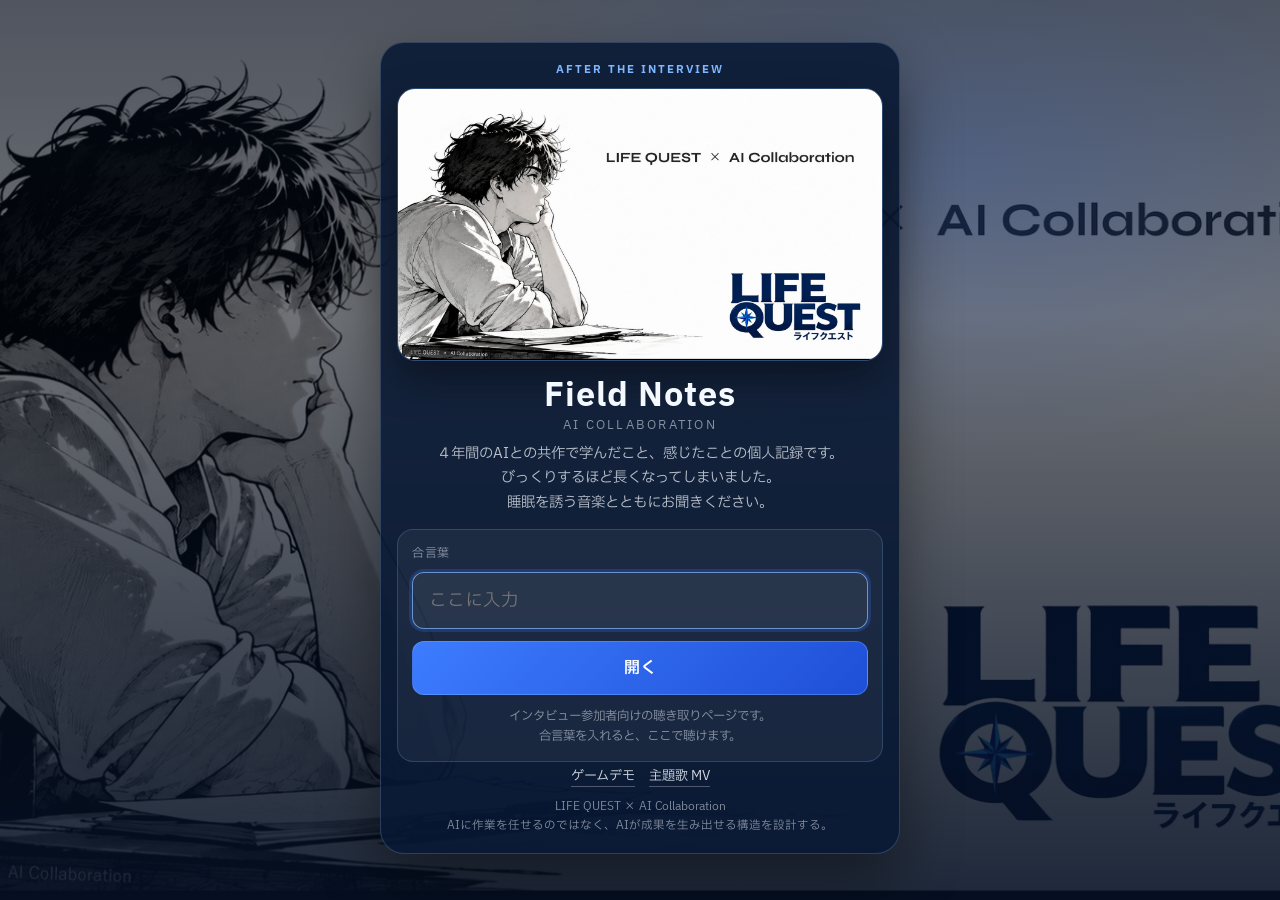
<file: notes.html>
<!DOCTYPE html>
<html lang="ja">
<head>
  <meta charset="UTF-8" />
  <meta name="viewport" content="width=device-width, initial-scale=1, viewport-fit=cover" />
  <meta name="theme-color" content="#0a1f44" />
  <meta name="apple-mobile-web-app-capable" content="yes" />
  <meta name="description" content="LIFE QUEST × AI Collaboration Field Notes" />
  <title>LIFE QUEST — Field Notes</title>
  <link rel="preconnect" href="https://fonts.googleapis.com" />
  <link rel="preconnect" href="https://fonts.gstatic.com" crossorigin />
  <link href="https://fonts.googleapis.com/css2?family=IBM+Plex+Sans+JP:wght@400;500;600;700&display=swap" rel="stylesheet" />
  <style>
    :root {
      --ink: #f4f8ff;
      --muted: rgba(244, 248, 255, 0.74);
      --soft: rgba(244, 248, 255, 0.52);
      --blue: #3d7cff;
      --blue-deep: #1e4fd6;
      --panel: rgba(8, 24, 52, 0.88);
      --line: rgba(180, 210, 255, 0.2);
      --accent: #7eb6ff;
      --danger: #ff8f9f;
    }
    * { box-sizing: border-box; }
    html, body { margin: 0; min-height: 100%; }
    body {
      min-height: 100dvh;
      color: var(--ink);
      font-family: "IBM Plex Sans JP", "Hiragino Sans", "Noto Sans JP", sans-serif;
      background: #061228;
      overflow-x: hidden;
    }
    .stage {
      position: relative;
      min-height: 100dvh;
      display: grid;
      place-items: center;
      padding: max(16px, env(safe-area-inset-top)) 16px max(20px, env(safe-area-inset-bottom));
    }
    .bg { position: fixed; inset: 0; z-index: 0; pointer-events: none; }
    .bg-photo {
      position: absolute; inset: 0; width: 100%; height: 100%;
      object-fit: cover; object-position: center 35%;
      filter: saturate(0.85) contrast(1.05) brightness(0.55);
      transform: scale(1.04);
      animation: drift 18s ease-in-out infinite alternate;
    }
    .bg::after {
      content: "";
      position: absolute; inset: 0;
      background:
        linear-gradient(180deg, rgba(6, 18, 40, 0.45) 0%, rgba(6, 18, 40, 0.22) 35%, rgba(6, 18, 40, 0.82) 100%),
        radial-gradient(70% 55% at 75% 18%, rgba(61, 124, 255, 0.28), transparent 60%);
    }
    @keyframes drift {
      from { transform: scale(1.04); }
      to { transform: scale(1.08) translate3d(-1.2%, -1%, 0); }
    }
    .panel {
      position: relative; z-index: 1; width: min(100%, 520px);
      padding: 18px 16px; border: 1px solid var(--line); border-radius: 24px;
      /* backdrop-filter は iOS で日本語IMEが壊れることがあるので使わない（ゲームデモと同じ） */
      background: var(--panel);
      box-shadow: 0 24px 60px rgba(0,0,0,.42); text-align: center;
    }
    .chip { margin: 0 0 10px; color: var(--accent); font-size: 11px; letter-spacing: .18em; font-weight: 700; }
    .artist {
      width: 100%; aspect-ratio: 16/9; margin: 0 auto 14px; border-radius: 18px; overflow: hidden;
      border: 1px solid rgba(126,182,255,.28); box-shadow: 0 18px 40px rgba(0,0,0,.4); line-height: 0;
    }
    .artist img { width: 100%; height: 100%; object-fit: cover; object-position: center 30%; display: block; }
    .brand {
      margin: 0; font-size: clamp(1.55rem, 6.2vw, 2.05rem); font-weight: 700;
      letter-spacing: .03em; line-height: 1.25; color: #f4f8ff;
    }
    .sub { margin: 0 0 8px; color: var(--soft); font-size: .78rem; letter-spacing: .18em; text-transform: uppercase; }
    .lede { margin: 0 0 14px; color: var(--muted); font-size: .9rem; line-height: 1.7; }
    .gate {
      margin: 0 0 4px; padding: 14px; border-radius: 16px;
      border: 1px solid rgba(126,182,255,.22); background: rgba(244,248,255,.05);
      text-align: left;
    }
    .gate-form { display: grid; gap: 10px; }
    .gate-label {
      margin: 0; color: var(--soft); font-size: 12px; letter-spacing: .06em;
    }
    .gate-input {
      width: 100%; padding: 14px 16px; border-radius: 12px;
      border: 1px solid rgba(126,182,255,.35); background: rgba(255,255,255,.06);
      color: var(--ink); font: inherit; font-size: 1.1rem; outline: none;
      -webkit-appearance: none; appearance: none;
    }
    .gate-input:focus { border-color: rgba(126,182,255,.75); box-shadow: 0 0 0 3px rgba(61,124,255,.22); }
    .gate-btn {
      margin-top: 2px; width: 100%; padding: 14px 16px; border-radius: 12px;
      border: 1px solid rgba(126,182,255,.35); color: #fff; font: inherit; font-weight: 600;
      cursor: pointer; background: linear-gradient(135deg, var(--blue), var(--blue-deep));
    }
    .gate-error {
      margin: 0; color: var(--danger); font-size: .88rem;
    }
    .locked-note { margin: 12px 0 0; color: var(--soft); font-size: .78rem; line-height: 1.6; text-align: center; }
    .content[hidden], .gate[hidden] { display: none !important; }
    .player-wrap {
      margin: 0 0 12px; padding: 12px; border-radius: 16px;
      border: 1px solid rgba(126,182,255,.22); background: rgba(244,248,255,.05); text-align: left;
    }
    .player-label { margin: 0 0 8px; color: var(--soft); font-size: .68rem; letter-spacing: .12em; text-transform: uppercase; }
    audio { width: 100%; height: 40px; accent-color: var(--blue); }
    .hint { margin: 8px 0 0; color: var(--soft); font-size: .72rem; line-height: 1.5; }
    .actions { display: grid; gap: 10px; margin: 0 0 12px; }
    .btn {
      display: flex; align-items: center; justify-content: space-between; gap: 12px; width: 100%;
      padding: 14px 16px; border-radius: 16px; border: 1px solid rgba(126,182,255,.35);
      text-decoration: none; color: #fff;
      background: linear-gradient(135deg, var(--blue), var(--blue-deep));
      box-shadow: 0 14px 30px rgba(20,60,160,.35); text-align: left;
    }
    .btn strong { display: block; font-size: .95rem; }
    .btn span span { display: block; margin-top: 3px; font-size: .75rem; opacity: .82; font-weight: 500; }
    .btn em { font-style: normal; font-size: .75rem; opacity: .85; white-space: nowrap; }
    .links { display: flex; flex-wrap: wrap; justify-content: center; gap: 10px 14px; margin: 0 0 8px; }
    .links a {
      color: rgba(244,248,255,.88); text-decoration: none;
      border-bottom: 1px solid rgba(244,248,255,.28); font-size: .82rem;
    }
    .foot { margin: 10px 0 0; color: var(--soft); font-size: .72rem; line-height: 1.65; }
    @media (prefers-reduced-motion: reduce) { .bg-photo { animation: none; } }
  </style>
</head>
<body>
  <main class="stage">
    <div class="bg" aria-hidden="true">
      <img class="bg-photo" src="assets/field-notes/cover.jpg" alt="" />
    </div>
    <section class="panel">
      <p class="chip">AFTER THE INTERVIEW</p>
      <div class="artist">
        <img src="assets/field-notes/cover.jpg" alt="LIFE QUEST × AI Collaboration" />
      </div>
      <h1 class="brand">Field Notes</h1>
      <p class="sub">AI Collaboration</p>
      <p class="lede">
        ４年間のAIとの共作で学んだこと、感じたことの個人記録です。<br />
        びっくりするほど長くなってしまいました。<br />
        睡眠を誘う音楽とともにお聞きください。
      </p>

      <div class="gate" id="gate">
        <form class="gate-form" id="gateForm" autocomplete="off" action="javascript:void(0)">
          <label class="gate-label" for="gate-input">合言葉</label>
          <input id="gate-input" class="gate-input" type="text" lang="ja" inputmode="text" autocomplete="off" autocapitalize="none" spellcheck="false" placeholder="ここに入力" />
          <p id="gate-error" class="gate-error" hidden>合言葉が違います</p>
          <button class="gate-btn" type="submit">開く</button>
        </form>
        <p class="locked-note">インタビュー参加者向けの聴き取りページです。<br />合言葉を入れると、ここで聴けます。</p>
      </div>

      <div class="content" id="unlockedContent" hidden>
        <div class="player-wrap">
          <p class="player-label">Listen here</p>
          <audio id="notesAudio" controls preload="none" playsinline controlslist="nodownload">
            <source id="notesSource" data-src="assets/field-notes/field-notes-2-light.mp3" type="audio/mpeg" />
          </audio>
          <p class="hint">初回は読み込みに数秒かかることがあります。失敗したら下から保存して再生してください。</p>
        </div>

        <div class="actions">
          <a class="btn" id="downloadBtn" href="#" download="AI-COLLABORATION-FIELD-NOTES-2.mp3">
            <span>
              <strong>Field Notes をダウンロード</strong>
              <span>補足編（軽量MP3）</span>
            </span>
            <em>約 9 MB</em>
          </a>
        </div>
      </div>

      <nav class="links" aria-label="関連リンク">
        <a href="https://nattsu0696.github.io/life-quest-demo/">ゲームデモ</a>
        <a href="https://nattsu0696.github.io/life-quest-demo/theme.html">主題歌 MV</a>
      </nav>
      <p class="foot">
        LIFE QUEST × AI Collaboration<br />
        AIに作業を任せるのではなく、AIが成果を生み出せる構造を設計する。
      </p>
    </section>
  </main>
  <script>
    (function () {
      // ゲームデモと同じ合言葉。入力ゆれも吸収する
      var GATE_PASS = "わたぴー";
      var STORAGE_KEY = "lq-fieldnotes-unlocked-v1";
      var AUDIO_SRC = "assets/field-notes/field-notes-2-light.mp3";
      var composing = false;

      var gate = document.getElementById("gate");
      var form = document.getElementById("gateForm");
      var input = document.getElementById("gate-input");
      var error = document.getElementById("gate-error");
      var content = document.getElementById("unlockedContent");
      var audio = document.getElementById("notesAudio");
      var source = document.getElementById("notesSource");
      var downloadBtn = document.getElementById("downloadBtn");

      function normalizePass(s) {
        var t = String(s || "");
        try { t = t.normalize("NFKC"); } catch (e) {}
        t = t.replace(/[\u200B-\u200D\uFEFF]/g, "").replace(/\s+/g, "").trim();
        // カタカナ → ひらがな
        t = t.replace(/[\u30A1-\u30F6]/g, function (ch) {
          return String.fromCharCode(ch.charCodeAt(0) - 0x60);
        });
        // 長音・ハイフン類を統一
        t = t.replace(/[ｰ〜～―─－﹣﹘—–-]/g, "ー");
        return t;
      }

      function unlock(persist) {
        try { if (input) input.blur(); } catch (e) {}
        gate.hidden = true;
        content.hidden = false;
        source.src = AUDIO_SRC;
        downloadBtn.href = AUDIO_SRC;
        audio.load();
        if (persist) {
          try { sessionStorage.setItem(STORAGE_KEY, "ok"); } catch (e) {}
        }
        if (error) error.hidden = true;
      }

      function tryUnlock() {
        var value = normalizePass(input.value);
        if (value === GATE_PASS) {
          unlock(true);
          return true;
        }
        error.hidden = false;
        try { input.select(); input.focus(); } catch (e) {}
        return false;
      }

      try {
        if (sessionStorage.getItem(STORAGE_KEY) === "ok") unlock(false);
        else setTimeout(function () { try { input.focus(); } catch (e) {} }, 50);
      } catch (e) {
        setTimeout(function () { try { input.focus(); } catch (err) {} }, 50);
      }

      input.addEventListener("compositionstart", function () { composing = true; });
      input.addEventListener("compositionend", function () {
        composing = false;
        // 変換確定後に判定（Enter確定でフォーム送信される端末向け）
        if (normalizePass(input.value) === GATE_PASS) unlock(true);
      });

      input.addEventListener("keydown", function (ev) {
        // IME変換中の Enter で誤判定しない
        if (ev.isComposing || ev.keyCode === 229 || composing) return;
        if (ev.key === "Enter") {
          ev.preventDefault();
          tryUnlock();
        }
      });

      form.addEventListener("submit", function (ev) {
        ev.preventDefault();
        if (composing || (ev.isComposing)) return;
        tryUnlock();
      });
    })();
  </script>
</body>
</html>
</file>
